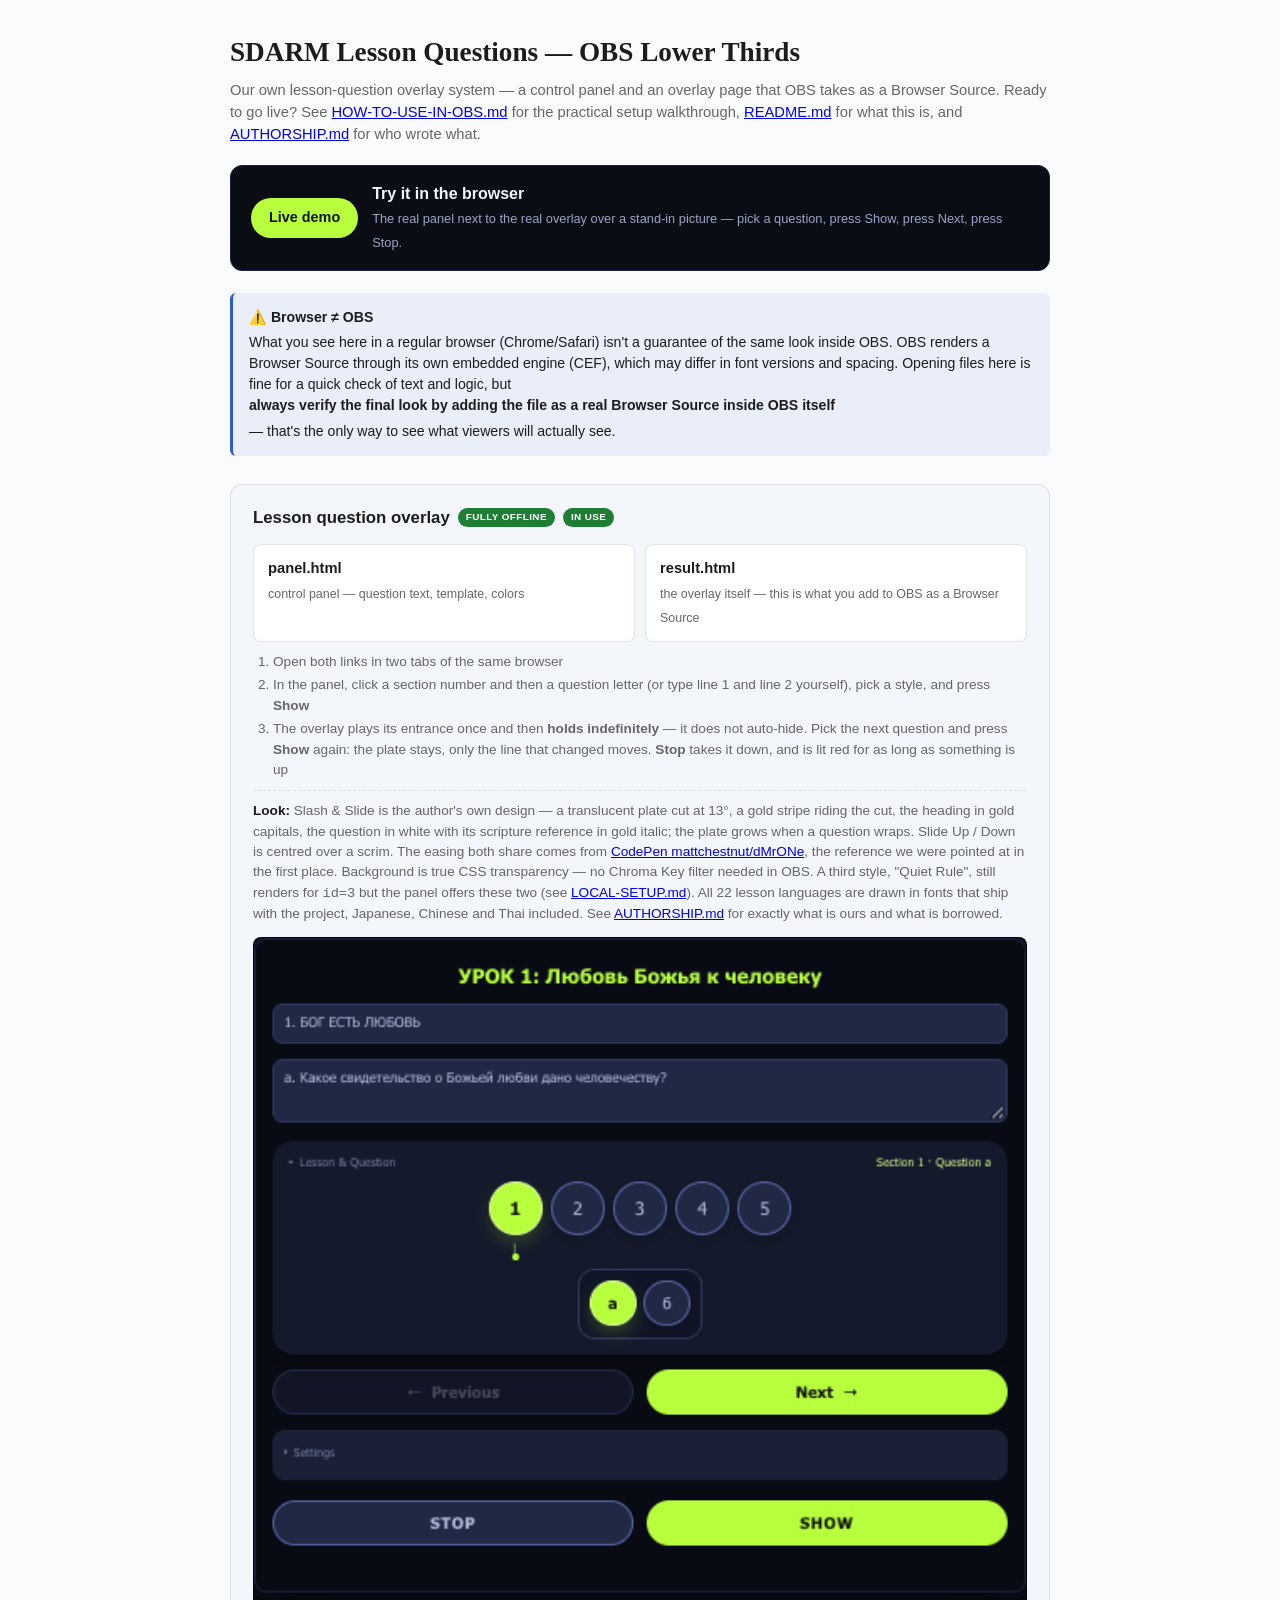
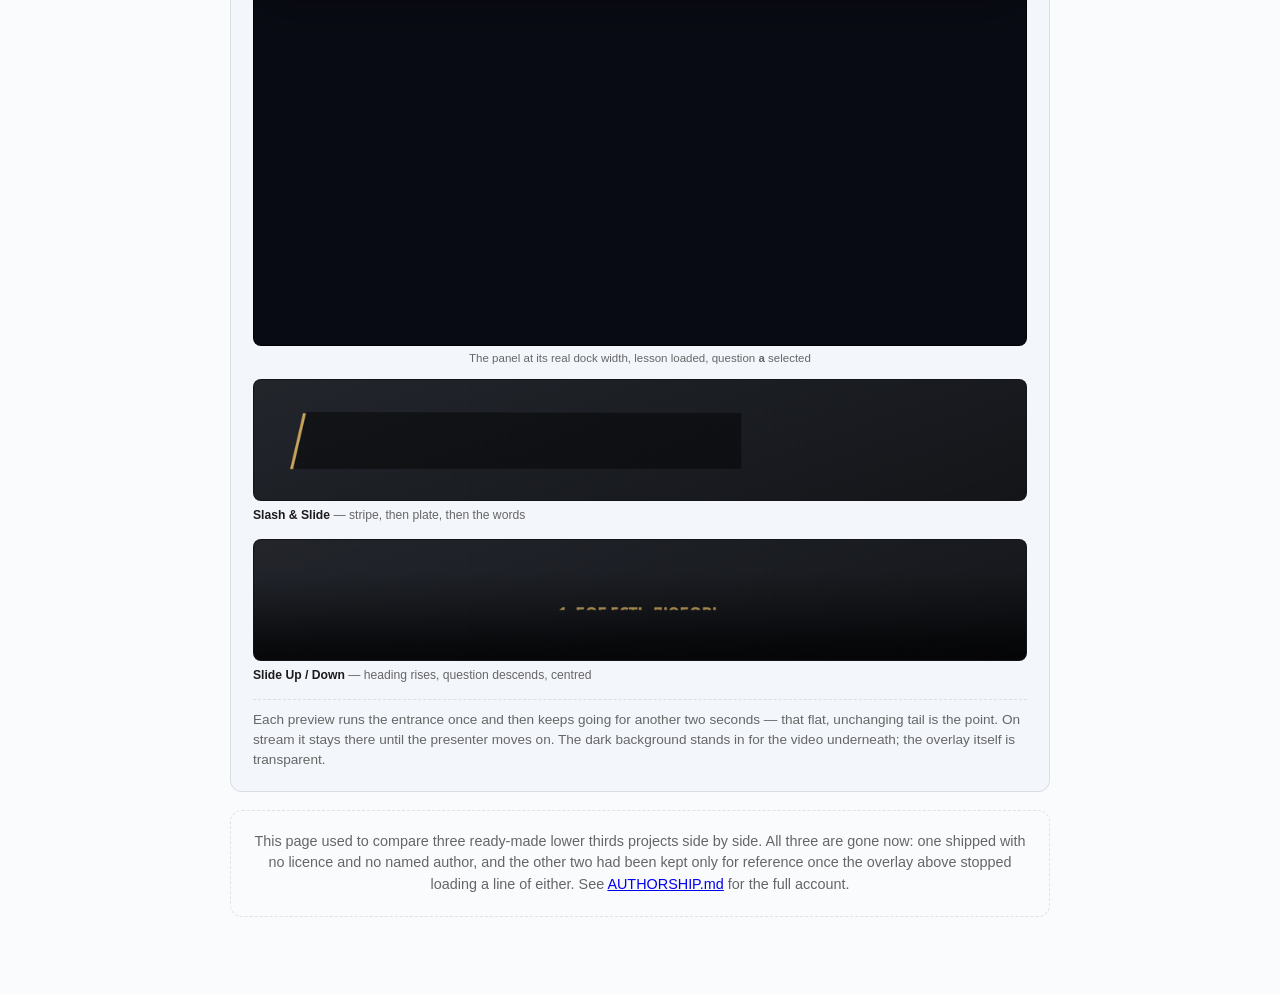
<file: index.html>
<!DOCTYPE html>
<html lang="en">
<head>
<meta charset="utf-8">
<meta name="viewport" content="width=device-width, initial-scale=1">
<title>SDARM Lesson Questions — OBS Lower Thirds</title>
<style>
  :root{
    --ink:#1c1c1c; --muted:#666;
    --gray-dk:#24426e; --panel:#f3f6fb; --hair:rgba(0,0,0,.1);
    --good:#1e7e34; --warn:#b8860b; --info:#2f5bd0;
    --sans:-apple-system,"Segoe UI",Roboto,sans-serif;
    --serif:Georgia,"Times New Roman",serif;
  }
  @media (prefers-color-scheme: dark){
    :root{ --ink:#eee; --muted:#aaa; --gray-dk:#7fa8e0; --panel:#1c2230; --hair:rgba(255,255,255,.12); }
    body{background:#12151c}
  }
  *{box-sizing:border-box}
  body{font-family:var(--sans);color:var(--ink);background:#fafbfc;margin:0;padding:32px 20px 60px;line-height:1.5}
  .wrap{max-width:820px;margin:0 auto}
  h1{font-family:var(--serif);font-size:1.7rem;margin:0 0 6px}
  .sub{color:var(--muted);margin-bottom:20px;font-size:.92rem}

  .callout{background:color-mix(in srgb, var(--info) 8%, transparent);border-left:3px solid var(--info);
    border-radius:6px;padding:14px 16px;margin-bottom:28px;font-size:.88rem}
  .callout b{display:block;margin-bottom:4px}

  .group{background:var(--panel);border:1px solid var(--hair);border-radius:12px;padding:20px 22px;margin-bottom:18px}
  .group h2{font-size:1.05rem;margin:0 0 14px;display:flex;align-items:center;gap:8px;flex-wrap:wrap}
  .tag{font-size:.62rem;font-weight:700;text-transform:uppercase;letter-spacing:.04em;
    padding:2px 8px;border-radius:20px;color:#fff;background:var(--gray-dk)}
  .tag.warn{background:var(--warn)}
  .tag.good{background:var(--good)}

  .pair{display:flex;gap:10px;flex-wrap:wrap}
  a.btn{flex:1 1 220px;display:block;text-decoration:none;background:#fff;border:1px solid var(--hair);
    border-radius:8px;padding:12px 14px;color:var(--ink);transition:transform .12s, box-shadow .12s}
  @media (prefers-color-scheme: dark){ a.btn{background:#232a38} }
  a.btn:hover{transform:translateY(-2px);box-shadow:0 6px 16px rgba(0,0,0,.12)}
  a.btn b{display:block;font-size:.92rem;margin-bottom:2px}
  a.btn small{color:var(--muted);font-size:.78rem}

  /* The one primary action on the page: try it. */
  a.demo{display:flex;align-items:center;gap:14px;text-decoration:none;margin:0 0 22px;padding:16px 20px;
    border-radius:12px;background:#0b0d14;color:#f5f7ff;border:1px solid #1c2240;
    transition:transform .12s, box-shadow .12s}
  a.demo:hover{transform:translateY(-2px);box-shadow:0 10px 24px rgba(0,0,0,.22)}
  a.demo .go{flex:none;padding:9px 18px;border-radius:999px;background:#b8ff3d;color:#10130c;font-weight:700;font-size:.9rem}
  a.demo b{display:block;font-size:1rem}
  a.demo small{color:#9aa4c4;font-size:.8rem}

  .note{font-size:.85rem;color:var(--muted);margin-top:10px;padding-top:10px;border-top:1px dashed var(--hair)}
  .note b{color:var(--ink)}

  .steps{font-size:.85rem;margin:10px 0 0;padding-left:20px;color:var(--muted)}
  .steps li{margin-bottom:3px}

  .future{border-style:dashed;background:transparent;text-align:center;color:var(--muted);font-size:.9rem}

  .shots{display:flex;gap:10px;flex-wrap:wrap;margin:12px 0}
  .shots figure{margin:0;flex:1 1 260px;min-width:0}
  .shots img{width:100%;display:block;border-radius:8px;border:1px solid var(--hair);background:#000}
  .shots figcaption{font-size:.72rem;color:var(--muted);margin-top:4px;text-align:center}

  /* The style previews are wide, short GIFs (a 1920x300 crop of the lower
     third). Stacked full-width they stay legible; in a multi-column grid the
     question text becomes too small to read. */
  .anim{margin:12px 0}
  .anim figure{margin:0 0 14px}
  .anim img{width:100%;display:block;border-radius:8px;border:1px solid var(--hair);background:#14161a}
  .anim figcaption{font-size:.76rem;color:var(--muted);margin-top:5px}
  .anim figcaption b{color:var(--ink)}
</style>
</head>
<body>
<div class="wrap">
  <h1>SDARM Lesson Questions — OBS Lower Thirds</h1>
  <div class="sub">Our own lesson-question overlay system — a control panel and an overlay page that OBS takes as a Browser Source. Ready to go live? See <a href="HOW-TO-USE-IN-OBS.md">HOW-TO-USE-IN-OBS.md</a> for the practical setup walkthrough, <a href="README.md">README.md</a> for what this is, and <a href="AUTHORSHIP.md">AUTHORSHIP.md</a> for who wrote what.</div>

  <a class="demo" href="preview.html">
    <span class="go">Live demo</span>
    <span><b>Try it in the browser</b><small>The real panel next to the real overlay over a stand-in picture — pick a question, press Show, press Next, press Stop.</small></span>
  </a>

  <div class="callout">
    <b>⚠️ Browser ≠ OBS</b>
    What you see here in a regular browser (Chrome/Safari) isn't a guarantee of the same look inside OBS.
    OBS renders a Browser Source through its own embedded engine (CEF), which may differ in font versions
    and spacing. Opening files here is fine for a quick check of text and logic, but
    <b>always verify the final look by adding the file as a real Browser Source inside OBS itself</b>
    — that's the only way to see what viewers will actually see.
  </div>

  <div class="group">
    <h2>Lesson question overlay <span class="tag good">fully offline</span> <span class="tag good">in use</span></h2>
    <div class="pair">
      <a class="btn" href="OBS_InforR-Lower/panel.html"><b>panel.html</b><small>control panel — question text, template, colors</small></a>
      <a class="btn" href="OBS_InforR-Lower/result.html"><b>result.html</b><small>the overlay itself — this is what you add to OBS as a Browser Source</small></a>
    </div>
    <ol class="steps">
      <li>Open both links in two tabs of the same browser</li>
      <li>In the panel, click a section number and then a question letter (or type line 1 and line 2 yourself), pick a style, and press <b>Show</b></li>
      <li>The overlay plays its entrance once and then <b>holds indefinitely</b> — it does not auto-hide. Pick the next question and press <b>Show</b> again: the plate stays, only the line that changed moves. <b>Stop</b> takes it down, and is lit red for as long as something is up</li>
    </ol>
    <div class="note"><b>Look:</b> Slash &amp; Slide is the author's own design — a translucent plate cut at 13°, a gold stripe riding the cut, the heading in gold capitals, the question in white with its scripture reference in gold italic; the plate grows when a question wraps. Slide Up / Down is centred over a scrim. The easing both share comes from <a href="https://codepen.io/mattchestnut/pen/dMrONe" target="_blank" rel="noopener">CodePen mattchestnut/dMrONe</a>, the reference we were pointed at in the first place. Background is true CSS transparency — no Chroma Key filter needed in OBS. A third style, "Quiet Rule", still renders for <code>id=3</code> but the panel offers these two (see <a href="OBS_InforR-Lower/LOCAL-SETUP.md">LOCAL-SETUP.md</a>). All 22 lesson languages are drawn in fonts that ship with the project, Japanese, Chinese and Thai included. See <a href="AUTHORSHIP.md">AUTHORSHIP.md</a> for exactly what is ours and what is borrowed.</div>
    <div class="shots">
      <figure><img src="screenshots/panel.png" alt="The control panel with a lesson loaded and a question selected"><figcaption>The panel at its real dock width, lesson loaded, question <b>а</b> selected</figcaption></figure>
    </div>
    <div class="anim">
      <figure><img src="screenshots/plan3-styles/slash-and-slide.gif" alt="Slash and Slide: a gold stripe draws in, a slanted plate wipes out from it, then both lines slide in and stay"><figcaption><b>Slash &amp; Slide</b> — stripe, then plate, then the words</figcaption></figure>
      <figure><img src="screenshots/plan3-styles/slide-up-down.gif" alt="Slide Up / Down: the heading rises from below while the question descends from above, both then holding"><figcaption><b>Slide Up / Down</b> — heading rises, question descends, centred</figcaption></figure>
    </div>
    <div class="note">Each preview runs the entrance once and then keeps going for another two seconds — that flat, unchanging tail is the point. On stream it stays there until the presenter moves on. The dark background stands in for the video underneath; the overlay itself is transparent.</div>
  </div>

  <div class="group future">
    This page used to compare three ready-made lower thirds projects side by side. All three
    are gone now: one shipped with no licence and no named author, and the other two had
    been kept only for reference once the overlay above stopped loading a line of either.
    See <a href="AUTHORSHIP.md">AUTHORSHIP.md</a> for the full account.
  </div>

</div>
</body>
</html>
</file>
